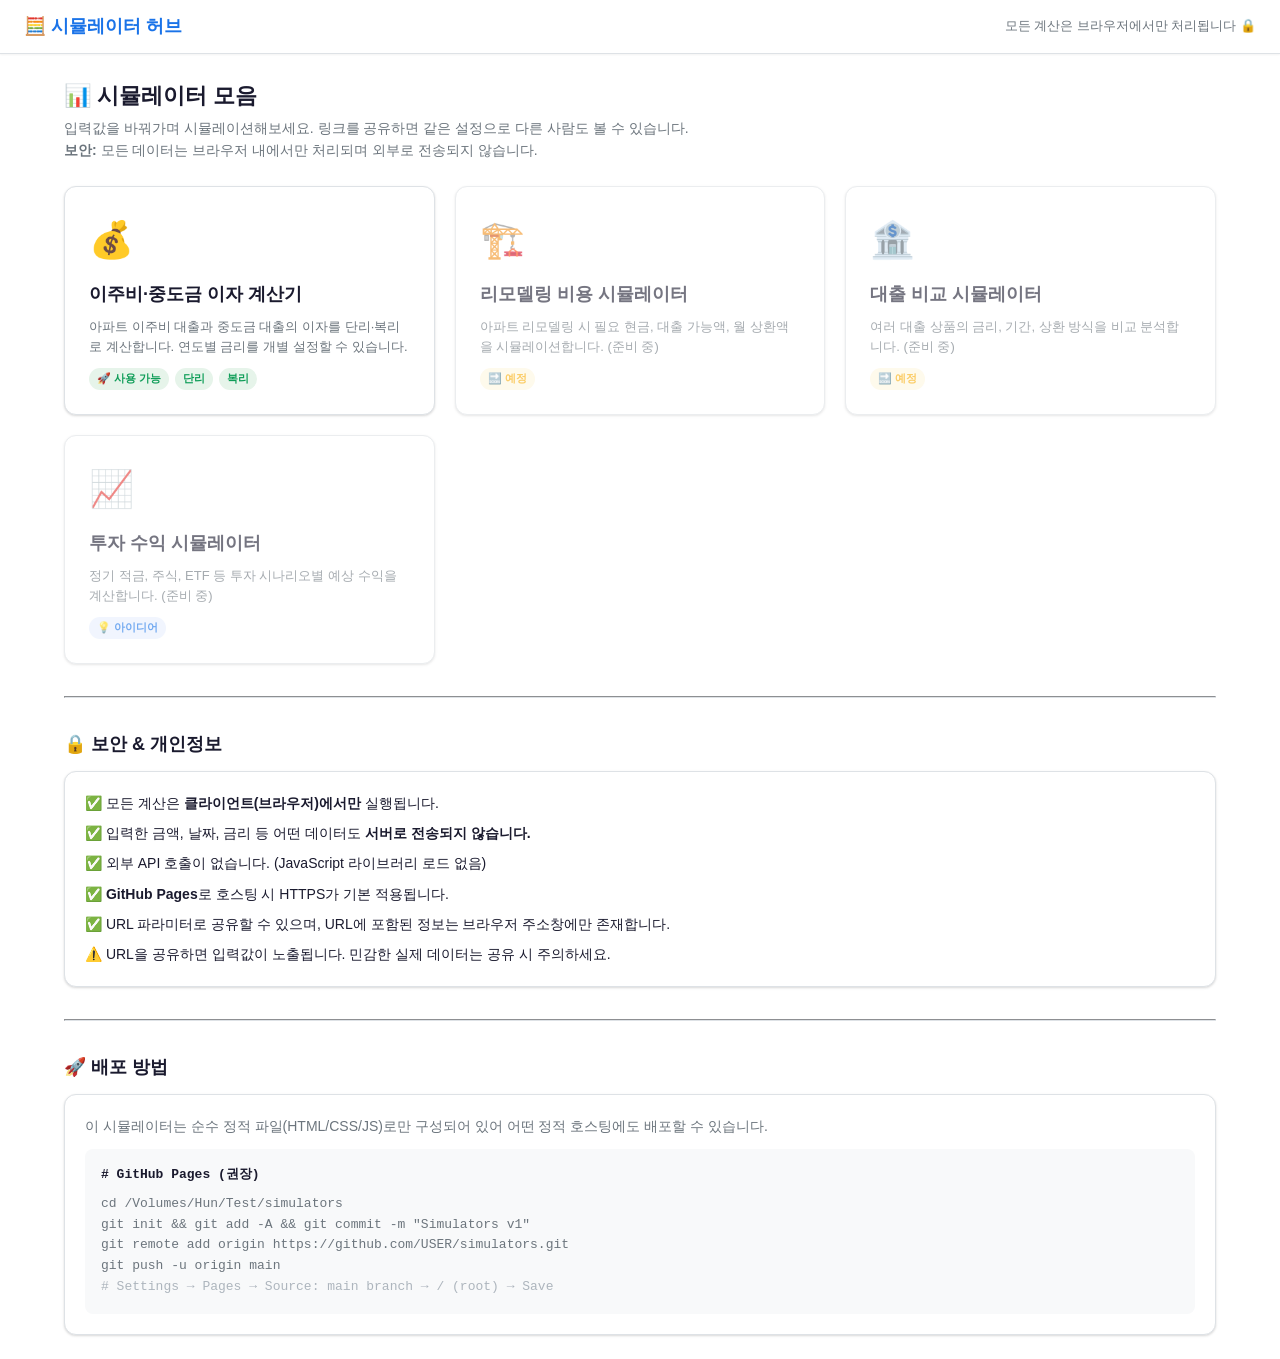
<file: index.html>
<!DOCTYPE html>
<html lang="ko">
<head>
<meta charset="UTF-8">
<meta name="viewport" content="width=device-width, initial-scale=1.0">
<title>시뮬레이터 허브</title>
<link rel="stylesheet" href="shared/styles.css">
<style>
  .hub-grid {
    display: grid;
    grid-template-columns: repeat(auto-fill, minmax(300px, 1fr));
    gap: 20px;
    margin-top: 24px;
  }
  .sim-card {
    background: var(--bg-card);
    border: 1px solid var(--border);
    border-radius: var(--radius-lg);
    padding: 24px;
    box-shadow: var(--shadow);
    transition: all var(--transition);
    cursor: pointer;
    text-decoration: none;
    color: var(--text);
    display: block;
  }
  .sim-card:hover {
    transform: translateY(-2px);
    box-shadow: var(--shadow-lg);
    border-color: var(--primary);
  }
  .sim-card .icon { font-size: 36px; margin-bottom: 12px; }
  .sim-card .title { font-size: 18px; font-weight: 700; margin-bottom: 8px; }
  .sim-card .desc { font-size: 13px; color: var(--text-secondary); line-height: 1.5; }
  .sim-card .tags { margin-top: 12px; display: flex; gap: 6px; flex-wrap: wrap; }
  .tag {
    display: inline-block; padding: 2px 8px; border-radius: 12px;
    font-size: 11px; font-weight: 600;
  }
  .tag-active { background: var(--success-light); color: var(--success); }
  .tag-planned { background: var(--warning-light); color: var(--warning); }
  .tag-idea { background: var(--primary-light); color: var(--primary); }
</style>
</head>
<body>

<header class="app-header">
  <span class="logo">🧮 시뮬레이터 허브</span>
  <nav>
    <span style="font-size:13px;color:var(--text-secondary);">모든 계산은 브라우저에서만 처리됩니다 🔒</span>
  </nav>
</header>

<div class="container">
  <h1 style="font-size:22px;margin-bottom:4px;">📊 시뮬레이터 모음</h1>
  <p style="color:var(--text-secondary);margin-bottom:24px;font-size:14px;">
    입력값을 바꿔가며 시뮬레이션해보세요. 링크를 공유하면 같은 설정으로 다른 사람도 볼 수 있습니다.<br>
    <strong>보안:</strong> 모든 데이터는 브라우저 내에서만 처리되며 외부로 전송되지 않습니다.
  </p>

  <div class="hub-grid">

    <!-- Active simulators -->
    <a href="interest-calculator/index.html" class="sim-card">
      <div class="icon">💰</div>
      <div class="title">이주비·중도금 이자 계산기</div>
      <div class="desc">아파트 이주비 대출과 중도금 대출의 이자를 단리·복리로 계산합니다. 연도별 금리를 개별 설정할 수 있습니다.</div>
      <div class="tags">
        <span class="tag tag-active">🚀 사용 가능</span>
        <span class="tag tag-active">단리</span>
        <span class="tag tag-active">복리</span>
      </div>
    </a>

    <!-- Planned simulators -->
    <div class="sim-card" style="opacity:0.6;cursor:default;">
      <div class="icon">🏗️</div>
      <div class="title">리모델링 비용 시뮬레이터</div>
      <div class="desc">아파트 리모델링 시 필요 현금, 대출 가능액, 월 상환액을 시뮬레이션합니다. (준비 중)</div>
      <div class="tags">
        <span class="tag tag-planned">🔜 예정</span>
      </div>
    </div>

    <div class="sim-card" style="opacity:0.6;cursor:default;">
      <div class="icon">🏦</div>
      <div class="title">대출 비교 시뮬레이터</div>
      <div class="desc">여러 대출 상품의 금리, 기간, 상환 방식을 비교 분석합니다. (준비 중)</div>
      <div class="tags">
        <span class="tag tag-planned">🔜 예정</span>
      </div>
    </div>

    <div class="sim-card" style="opacity:0.6;cursor:default;">
      <div class="icon">📈</div>
      <div class="title">투자 수익 시뮬레이터</div>
      <div class="desc">정기 적금, 주식, ETF 등 투자 시나리오별 예상 수익을 계산합니다. (준비 중)</div>
      <div class="tags">
        <span class="tag tag-idea">💡 아이디어</span>
      </div>
    </div>

  </div>

  <hr style="border-color:var(--border);margin:32px 0;">

  <h2 style="font-size:18px;margin-bottom:12px;">🔒 보안 & 개인정보</h2>
  <div class="card" style="padding:20px;">
    <ul style="list-style:none;display:flex;flex-direction:column;gap:8px;font-size:14px;">
      <li>✅ 모든 계산은 <strong>클라이언트(브라우저)에서만</strong> 실행됩니다.</li>
      <li>✅ 입력한 금액, 날짜, 금리 등 어떤 데이터도 <strong>서버로 전송되지 않습니다.</strong></li>
      <li>✅ 외부 API 호출이 없습니다. (JavaScript 라이브러리 로드 없음)</li>
      <li>✅ <strong>GitHub Pages</strong>로 호스팅 시 HTTPS가 기본 적용됩니다.</li>
      <li>✅ URL 파라미터로 공유할 수 있으며, URL에 포함된 정보는 브라우저 주소창에만 존재합니다.</li>
      <li>⚠️ URL을 공유하면 입력값이 노출됩니다. 민감한 실제 데이터는 공유 시 주의하세요.</li>
    </ul>
  </div>

  <hr style="border-color:var(--border);margin:32px 0;">

  <h2 style="font-size:18px;margin-bottom:12px;">🚀 배포 방법</h2>
  <div class="card" style="padding:20px;">
    <p style="font-size:14px;color:var(--text-secondary);margin-bottom:12px;">
      이 시뮬레이터는 순수 정적 파일(HTML/CSS/JS)로만 구성되어 있어 어떤 정적 호스팅에도 배포할 수 있습니다.
    </p>
    <div style="background:var(--bg-secondary);border-radius:var(--radius);padding:16px;font-family:var(--font-mono);font-size:13px;">
      <div style="margin-bottom:8px;font-weight:600;"># GitHub Pages (권장)</div>
      <div style="color:var(--text-secondary);">
        cd /Volumes/Hun/Test/simulators<br>
        git init && git add -A && git commit -m "Simulators v1"<br>
        git remote add origin https://github.com/USER/simulators.git<br>
        git push -u origin main<br>
        <span style="color:var(--text-muted);"># Settings → Pages → Source: main branch → / (root) → Save</span>
      </div>
    </div>
  </div>
</div>

</body>
</html>
</file>
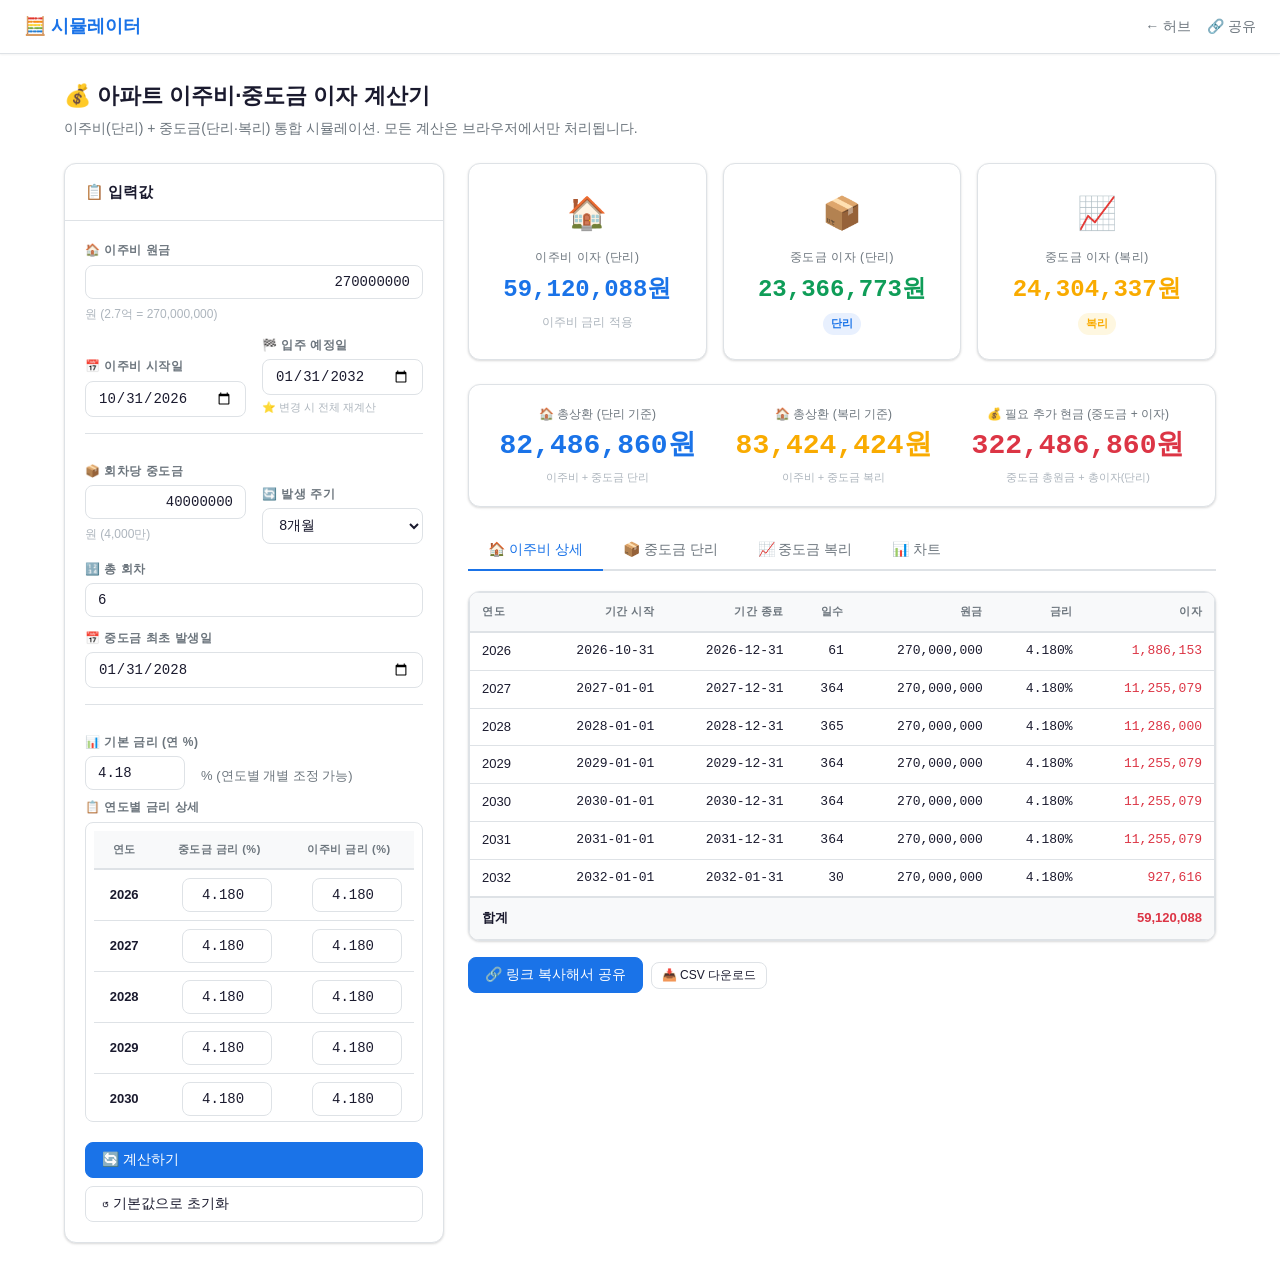
<file: interest-calculator/index.html>
<!DOCTYPE html>
<html lang="ko">
<head>
<meta charset="UTF-8">
<meta name="viewport" content="width=device-width, initial-scale=1.0">
<title>이자 계산기 — 아파트 이주비·중도금 시뮬레이터</title>
<link rel="stylesheet" href="../shared/styles.css">
<style>
  .split-panel { display: grid; grid-template-columns: 380px 1fr; gap: 24px; }
  @media (max-width: 900px) { .split-panel { grid-template-columns: 1fr; } }
  .rate-table input { width: 90px; text-align: right; }
  .jeongdo-schedule .done { color: var(--text-muted); text-decoration: line-through; }
  .summary-highlight { font-size: 28px; font-weight: 800; font-family: var(--font-mono); }
  .summary-card { text-align: center; padding: 24px; }
  .summary-card .icon { font-size: 32px; margin-bottom: 8px; }
  .tag {
    display: inline-block; padding: 2px 8px; border-radius: 12px;
    font-size: 11px; font-weight: 600;
  }
  .tag-simple { background: var(--primary-light); color: var(--primary); }
  .tag-compound { background: var(--warning-light); color: var(--warning); }
  .legend { display: flex; gap: 16px; font-size: 12px; color: var(--text-secondary); margin-bottom: 12px; }
  .legend span { display: flex; align-items: center; gap: 4px; }
  .legend .dot { width: 10px; height: 10px; border-radius: 50%; }
  .dot-loan { background: var(--primary); }
  .dot-simple { background: var(--success); }
  .dot-compound { background: var(--warning); }
  canvas { max-width: 100%; }
  .tab-content { display: none; }
  .tab-content.active { display: block; }
</style>
</head>
<body>

<!-- Header -->
<header class="app-header">
  <a href="../index.html" class="logo">🧮 시뮬레이터</a>
  <nav>
    <a href="../index.html">← 허브</a>
    <a href="#" onclick="SimEngine.copyShareURL(getParams())">🔗 공유</a>
  </nav>
</header>

<div class="container">
  <h1 style="font-size:22px;margin-bottom:4px;">💰 아파트 이주비·중도금 이자 계산기</h1>
  <p style="color:var(--text-secondary);margin-bottom:24px;font-size:14px;">
    이주비(단리) + 중도금(단리·복리) 통합 시뮬레이션. 모든 계산은 브라우저에서만 처리됩니다.
  </p>

<div class="split-panel">
  <!-- LEFT: 입력 패널 -->
  <div>
  <div class="card">
    <div class="card-header">📋 입력값</div>
    <div class="card-body">

      <!-- 이주비 -->
      <div class="form-group" style="margin-bottom:12px;">
        <label>🏠 이주비 원금</label>
        <input type="text" id="loanPrincipal" class="input-won" value="270000000" onchange="recalc()" placeholder="예: 270000000">
        <span class="input-unit">원 (2.7억 = 270,000,000)</span>
      </div>

      <div class="form-row" style="margin-bottom:12px;">
        <div class="form-group">
          <label>📅 이주비 시작일</label>
          <input type="date" id="loanStartDate" value="2026-10-31" onchange="buildRateTable(); recalc()">
        </div>
        <div class="form-group">
          <label>🏁 입주 예정일</label>
          <input type="date" id="moveInDate" value="2032-01-31" onchange="buildRateTable(); recalc()">
          <span class="hint">⭐ 변경 시 전체 재계산</span>
        </div>
      </div>

      <!-- 중도금 -->
      <div style="border-top:1px solid var(--border);margin:16px 0;padding-top:12px;"></div>

      <div class="form-row" style="margin-bottom:12px;">
        <div class="form-group">
          <label>📦 회차당 중도금</label>
          <input type="text" id="jeongdoAmount" class="input-won" value="40000000" onchange="recalc()" placeholder="예: 40000000">
          <span class="input-unit">원 (4,000만)</span>
        </div>
        <div class="form-group">
          <label>🔄 발생 주기</label>
          <select id="jeongdoInterval" onchange="recalc()">
            <option value="6">6개월</option>
            <option value="8" selected>8개월</option>
            <option value="12">12개월</option>
          </select>
        </div>
        <div class="form-group">
          <label>🔢 총 회차</label>
          <input type="number" id="jeongdoCount" value="6" min="1" max="20" onchange="recalc()">
        </div>
      </div>

      <div class="form-group" style="margin-bottom:16px;">
        <label>📅 중도금 최초 발생일</label>
        <input type="date" id="jeongdoStartDate" value="2028-01-31" onchange="recalc()">
      </div>

      <!-- 금리 -->
      <div style="border-top:1px solid var(--border);margin:16px 0;padding-top:12px;"></div>
      <div class="form-group" style="margin-bottom:8px;">
        <label>📊 기본 금리 (연 %)</label>
        <div class="form-row">
          <input type="number" id="defaultRate" value="4.18" step="0.01" min="0" max="30" style="width:100px;" onchange="recalc()">
          <span style="line-height:2.2;font-size:13px;color:var(--text-secondary);">% (연도별 개별 조정 가능)</span>
        </div>
      </div>

      <div class="form-group" style="margin-bottom:8px;">
        <label>📋 연도별 금리 상세</label>
        <div id="rateTableContainer" class="rate-table" style="max-height:300px;overflow-y:auto;border:1px solid var(--border);border-radius:var(--radius);padding:8px;"></div>
      </div>

      <button class="btn btn-primary" style="width:100%;margin-top:12px;" onclick="recalc()">
        🔄 계산하기
      </button>
      <button class="btn" style="width:100%;margin-top:8px;" onclick="resetAll()">
        ↺ 기본값으로 초기화
      </button>
    </div>
  </div>
  </div>

  <!-- RIGHT: 결과 -->
  <div>
    <!-- Summary Cards -->
    <div class="stats-grid" style="grid-template-columns:repeat(3,1fr);">
      <div class="stat-card accent-primary summary-card">
        <div class="icon">🏠</div>
        <div class="stat-label">이주비 이자 (단리)</div>
        <div class="stat-value" id="sumLoan">—</div>
        <div class="stat-sub">이주비 금리 적용</div>
      </div>
      <div class="stat-card accent-success summary-card">
        <div class="icon">📦</div>
        <div class="stat-label">중도금 이자 (단리)</div>
        <div class="stat-value" id="sumSimple">—</div>
        <div class="stat-sub"><span class="tag tag-simple">단리</span></div>
      </div>
      <div class="stat-card accent-warning summary-card">
        <div class="icon">📈</div>
        <div class="stat-label">중도금 이자 (복리)</div>
        <div class="stat-value" id="sumCompound">—</div>
        <div class="stat-sub"><span class="tag tag-compound">복리</span></div>
      </div>
    </div>

    <!-- Grand Total -->
    <div class="card" style="margin-bottom:24px;text-align:center;padding:20px;">
      <div style="display:flex;justify-content:center;gap:40px;flex-wrap:wrap;">
        <div>
          <div style="font-size:12px;color:var(--text-secondary);">🏠 총상환 (단리 기준)</div>
          <div class="summary-highlight" id="grandSimple" style="color:var(--primary);">—</div>
          <div style="font-size:11px;color:var(--text-muted);">이주비 + 중도금 단리</div>
        </div>
        <div>
          <div style="font-size:12px;color:var(--text-secondary);">🏠 총상환 (복리 기준)</div>
          <div class="summary-highlight" id="grandCompound" style="color:var(--warning);">—</div>
          <div style="font-size:11px;color:var(--text-muted);">이주비 + 중도금 복리</div>
        </div>
        <div>
          <div style="font-size:12px;color:var(--text-secondary);">💰 필요 추가 현금 (중도금 + 이자)</div>
          <div class="summary-highlight" id="extraCash" style="color:var(--danger);">—</div>
          <div style="font-size:11px;color:var(--text-muted);">중도금 총원금 + 총이자(단리)</div>
        </div>
      </div>
    </div>

    <!-- Tabs -->
    <div class="tabs">
      <button class="tab active" onclick="switchTab('loan')">🏠 이주비 상세</button>
      <button class="tab" onclick="switchTab('jeongdo-simple')">📦 중도금 단리</button>
      <button class="tab" onclick="switchTab('jeongdo-compound')">📈 중도금 복리</button>
      <button class="tab" onclick="switchTab('chart')">📊 차트</button>
    </div>

    <!-- Tab: Loan Detail -->
    <div id="tab-loan" class="tab-content active">
      <div class="card">
        <div class="table-container" id="loanTableContainer"></div>
      </div>
    </div>

    <!-- Tab: Jeongdo Simple -->
    <div id="tab-jeongdo-simple" class="tab-content">
      <div class="card">
        <div class="table-container" id="simpleTableContainer"></div>
      </div>
    </div>

    <!-- Tab: Jeongdo Compound -->
    <div id="tab-jeongdo-compound" class="tab-content">
      <div class="card">
        <div class="legend">
          <span><span class="dot dot-compound"></span> 노란색 배경 = 원리금 (Balance)</span>
          <span>각 회차별 2행: 일수 / 원리금 / 이자</span>
        </div>
        <div class="table-container" id="compoundTableContainer"></div>
      </div>
    </div>

    <!-- Tab: Chart -->
    <div id="tab-chart" class="tab-content">
      <div class="card">
        <div class="card-body">
          <canvas id="interestChart" height="350"></canvas>
        </div>
      </div>
    </div>

    <!-- Share bar -->
    <div class="actions-bar">
      <button class="btn btn-primary" onclick="SimEngine.copyShareURL(getParams())">🔗 링크 복사해서 공유</button>
      <button class="btn btn-sm" onclick="downloadCSV()">📥 CSV 다운로드</button>
    </div>
  </div>
</div>
</div>

<script src="../shared/simulator-engine.js"></script>
<script>
// ==================== STATE ====================
let loanRates = {};   // 연도별 이주비 금리
let jeongdoRates = {}; // 연도별 중도금 금리

// ==================== GET PARAMS ====================
function getParams() {
  return {
    loan: parseInt(document.getElementById('loanPrincipal').value.replace(/,/g,'')) || 0,
    loanDate: document.getElementById('loanStartDate').value,
    moveIn: document.getElementById('moveInDate').value,
    jdAmount: parseInt(document.getElementById('jeongdoAmount').value.replace(/,/g,'')) || 0,
    jdInterval: parseInt(document.getElementById('jeongdoInterval').value),
    jdCount: parseInt(document.getElementById('jeongdoCount').value),
    jdDate: document.getElementById('jeongdoStartDate').value,
    rate: parseFloat(document.getElementById('defaultRate').value)
  };
}

// ==================== CALCULATE JEONGDO DATES ====================
function addEndOfMonth(date, months) {
  const d = new Date(date);
  d.setDate(1);                         // 1일로 이동
  d.setMonth(d.getMonth() + months);    // 목표 월의 1일
  d.setMonth(d.getMonth() + 1);         // 다음 달 1일
  d.setDate(0);                         // 목표 월의 마지막 날
  return d;
}

function getJeongdoDates() {
  const start = SimEngine.parseDate(document.getElementById('jeongdoStartDate').value);
  const interval = parseInt(document.getElementById('jeongdoInterval').value);
  const count = parseInt(document.getElementById('jeongdoCount').value);
  const dates = [];
  let d = new Date(start);
  for (let i = 0; i < count; i++) {
    dates.push(new Date(d));
    d = addEndOfMonth(d, interval);
  }
  return dates;
}

function getYearEnd(y) { return new Date(y, 11, 31); }
function getYearStart(y) { return new Date(y, 0, 1); }
function clampDate(d, lo, hi) {
  let x = new Date(Math.max(d.getTime(), lo.getTime()));
  x = new Date(Math.min(x.getTime(), hi.getTime()));
  return x;
}

// ==================== YEAR RANGE HELPER ====================
function getYearRange() {
  const loanStart = SimEngine.parseDate(document.getElementById('loanStartDate').value);
  const moveIn = SimEngine.parseDate(document.getElementById('moveInDate').value);
  return {
    start: loanStart.getFullYear(),
    end: moveIn.getFullYear()
  };
}

// ==================== BUILD RATE TABLE UI ====================
function buildRateTable() {
  const range = getYearRange();
  const startY = range.start;
  const endY = range.end;
  const defRate = parseFloat(document.getElementById('defaultRate').value) || 4.18;
  const container = document.getElementById('rateTableContainer');

  let html = '<table style="font-size:11px;"><thead><tr>';
  html += '<th style="text-align:center;">연도</th>';
  html += '<th style="text-align:center;">중도금 금리 (%)</th>';
  html += '<th style="text-align:center;">이주비 금리 (%)</th>';
  html += '</tr></thead><tbody>';

  for (let y = startY; y <= endY; y++) {
    const jr = jeongdoRates[y] != null ? jeongdoRates[y] : defRate / 100;
    const lr = loanRates[y] != null ? loanRates[y] : defRate / 100;
    html += '<tr>';
    html += `<td style="text-align:center;font-weight:600;">${y}</td>`;
    html += `<td><input type="number" id="jr_${y}" value="${(jr*100).toFixed(3)}" step="0.001" min="0" max="30" onchange="onRateChange()"></td>`;
    html += `<td><input type="number" id="lr_${y}" value="${(lr*100).toFixed(3)}" step="0.001" min="0" max="30" onchange="onRateChange()"></td>`;
    html += '</tr>';
  }
  html += '</tbody></table>';
  container.innerHTML = html;
}

function onRateChange() {
  const range = getYearRange();
  for (let y = range.start; y <= range.end; y++) {
    const jrEl = document.getElementById(`jr_${y}`);
    const lrEl = document.getElementById(`lr_${y}`);
    if (jrEl) jeongdoRates[y] = parseFloat(jrEl.value) / 100;
    if (lrEl) loanRates[y] = parseFloat(lrEl.value) / 100;
  }
  recalc();
}

function getLoanRate(y) {
  if (loanRates[y] != null) return loanRates[y];
  const def = parseFloat(document.getElementById('defaultRate').value) / 100;
  return def;
}

function getJeongdoRate(y) {
  if (jeongdoRates[y] != null) return jeongdoRates[y];
  const def = parseFloat(document.getElementById('defaultRate').value) / 100;
  return def;
}

// ==================== RECALCULATE ====================
function recalc() {
  // Read inputs
  const loanPrincipal = parseInt(document.getElementById('loanPrincipal').value.replace(/,/g,'')) || 0;
  const loanStart = SimEngine.parseDate(document.getElementById('loanStartDate').value);
  const moveIn = SimEngine.parseDate(document.getElementById('moveInDate').value);
  const jdAmount = parseInt(document.getElementById('jeongdoAmount').value.replace(/,/g,'')) || 0;
  const jdDates = getJeongdoDates();
  const range = getYearRange();
  const startY = range.start;
  const endY = range.end;

  // --- 이주비 단리 ---
  let loanInterest = 0;
  const loanRows = [];
  for (let y = startY; y <= endY; y++) {
    const ys = getYearStart(y);
    const ye = getYearEnd(y);
    const periodStart = clampDate(loanStart, ys, moveIn);
    const periodEnd = clampDate(moveIn, ys, ye);
    if (periodStart >= periodEnd) continue;

    const days = SimEngine.daysBetween(periodStart, periodEnd);
    if (days <= 0) continue;

    const rate = getLoanRate(y);
    const interest = SimEngine.simpleInterest(loanPrincipal, rate, periodStart, periodEnd);
    loanInterest += interest;
    loanRows.push({ year: y, start: periodStart, end: periodEnd, days, principal: loanPrincipal, rate, interest });
  }

  // --- 중도금 단리 ---
  const simpleRows = [];  // per jeongdo, per year
  const jdSimpleTotals = [];
  let totalSimple = 0;
  for (let ji = 0; ji < jdDates.length; ji++) {
    const jd = jdDates[ji];
    let instTotal = 0;
    const yearRows = [];
    for (let y = startY; y <= endY; y++) {
      const ys = getYearStart(y);
      const ye = getYearEnd(y);
      const periodStart = clampDate(jd, ys, moveIn);
      const periodEnd = clampDate(moveIn, ys, ye);
      if (periodStart >= periodEnd) continue;

      const days = SimEngine.daysBetween(periodStart, periodEnd);
      if (days <= 0) continue;

      const rate = getJeongdoRate(y);
      const interest = SimEngine.simpleInterest(jdAmount, rate, periodStart, periodEnd);
      instTotal += interest;
      yearRows.push({ year: y, days, rate, interest });
    }
    totalSimple += instTotal;
    simpleRows.push({ index: ji+1, date: jd, yearRows, total: instTotal });
    jdSimpleTotals.push(instTotal);
  }

  // --- 중도금 복리 ---
  const compoundRows = [];
  let totalCompound = 0;
  for (let ji = 0; ji < jdDates.length; ji++) {
    const jd = jdDates[ji];
    let balance = jdAmount;
    let instTotal = 0;
    const yearRows = [];
    for (let y = startY; y <= endY; y++) {
      const ys = getYearStart(y);
      const ye = getYearEnd(y);
      const periodStart = clampDate(jd, ys, moveIn);
      const periodEnd = clampDate(moveIn, ys, ye);
      if (periodStart >= periodEnd) continue;

      const days = SimEngine.daysBetween(periodStart, periodEnd);
      if (days <= 0) continue;

      const rate = getJeongdoRate(y);
      const prevBalance = balance;
      balance = prevBalance * Math.pow(1 + rate, days / 365);
      const interest = balance - prevBalance;
      instTotal += interest;
      yearRows.push({ year: y, days, rate, balance, interest, prevBalance });
    }
    totalCompound += instTotal;
    compoundRows.push({ index: ji+1, date: jd, yearRows, total: instTotal, finalBalance: balance });
  }

  // ==================== RENDER ====================
  // Summary
  document.getElementById('sumLoan').textContent = SimEngine.formatWon(loanInterest) + '원';
  document.getElementById('sumSimple').textContent = SimEngine.formatWon(totalSimple) + '원';
  document.getElementById('sumCompound').textContent = SimEngine.formatWon(totalCompound) + '원';
  document.getElementById('grandSimple').textContent = SimEngine.formatWon(loanInterest + totalSimple) + '원';
  document.getElementById('grandCompound').textContent = SimEngine.formatWon(loanInterest + totalCompound) + '원';

  // Extra cash needed = jeongdo principal + total interest
  const jeongdoTotalPrincipal = jdAmount * jdDates.length;
  const extraCash = jeongdoTotalPrincipal + loanInterest + totalSimple;
  document.getElementById('extraCash').textContent = SimEngine.formatWon(extraCash) + '원';

  // Loan table
  let lh = '<table><thead><tr><th>연도</th><th>기간 시작</th><th>기간 종료</th><th>일수</th><th>원금</th><th>금리</th><th>이자</th></tr></thead><tbody>';
  for (const r of loanRows) {
    lh += `<tr>
      <td>${r.year}</td><td>${SimEngine.formatDate(r.start)}</td><td>${SimEngine.formatDate(r.end)}</td>
      <td>${r.days}</td><td>${SimEngine.formatWon(r.principal)}</td>
      <td>${SimEngine.formatPct(r.rate)}</td><td style="color:var(--danger);">${SimEngine.formatWon(r.interest)}</td>
    </tr>`;
  }
  lh += '</tbody><tfoot><tr><td colspan="6">합계</td><td style="color:var(--danger);">' + SimEngine.formatWon(loanInterest) + '</td></tr></tfoot></table>';
  document.getElementById('loanTableContainer').innerHTML = lh;

  // Simple table: one row per jeongdo, one column per year
  const years = [];
  for (let y = startY; y <= endY; y++) years.push(y);

  let sh = '<table><thead><tr><th>회차</th><th>발생일</th><th>누적이자</th>';
  for (const y of years) sh += `<th>${y}년</th>`;
  sh += '</tr></thead><tbody>';

  for (const sr of simpleRows) {
    sh += `<tr><td style="font-weight:600;">${sr.index}회차</td><td>${SimEngine.formatDate(sr.date)}</td>`;
    sh += `<td style="color:var(--danger);">${SimEngine.formatWon(sr.total)}</td>`;
    for (const y of years) {
      const yr = sr.yearRows.find(r => r.year === y);
      sh += `<td>${yr ? SimEngine.formatWon(yr.interest) : '—'}</td>`;
    }
    sh += '</tr>';
  }
  // Sum row
  sh += '<tfoot><tr><td colspan="2">연도별 합계</td><td style="color:var(--danger);">' + SimEngine.formatWon(totalSimple) + '</td>';
  for (const y of years) {
    let sum = 0;
    for (const sr of simpleRows) {
      const yr = sr.yearRows.find(r => r.year === y);
      if (yr) sum += yr.interest;
    }
    sh += `<td>${SimEngine.formatWon(sum)}</td>`;
  }
  sh += '</tr></tfoot></table>';
  document.getElementById('simpleTableContainer').innerHTML = sh;

  // Compound table: 3 rows per jeongdo (일수 / 원리금 / 이자)
  let ch = '<table><thead><tr><th>회차</th><th>발생일</th><th>구분</th><th>누적이자</th>';
  for (const y of years) ch += `<th>${y}년</th>`;
  ch += '</tr></thead><tbody>';

  for (const cr of compoundRows) {
    // Days row
    ch += `<tr><td rowspan="3" style="font-weight:600;vertical-align:middle;">${cr.index}회차</td>`;
    ch += `<td rowspan="3" style="vertical-align:middle;">${SimEngine.formatDate(cr.date)}</td>`;
    ch += `<td style="font-size:10px;color:var(--text-muted);">일수</td>`;
    ch += `<td rowspan="3" style="color:var(--danger);vertical-align:middle;">${SimEngine.formatWon(cr.total)}</td>`;
    for (const y of years) {
      const yr = cr.yearRows.find(r => r.year === y);
      ch += `<td style="background:var(--bg-secondary);font-size:11px;">${yr ? yr.days : '—'}</td>`;
    }
    ch += '</tr>';

    // Balance row
    ch += '<tr>';
    ch += '<td style="font-size:10px;color:var(--text-muted);">원리금</td>';
    for (const y of years) {
      const yr = cr.yearRows.find(r => r.year === y);
      ch += `<td style="background:#fff3cd;">${yr ? SimEngine.formatWon(yr.balance) : '—'}</td>`;
    }
    ch += '</tr>';

    // Interest row
    ch += '<tr>';
    ch += '<td style="font-size:10px;color:var(--text-muted);">이자</td>';
    for (const y of years) {
      const yr = cr.yearRows.find(r => r.year === y);
      ch += `<td>${yr ? SimEngine.formatWon(yr.interest) : '—'}</td>`;
    }
    ch += '</tr>';
  }
  ch += '</tbody></table>';
  document.getElementById('compoundTableContainer').innerHTML = ch;

  // Chart
  drawChart(years, jdSimpleTotals, compoundRows, loanRows);

  // Save to URL
  SimEngine.saveToURL(getParams());
}

// ==================== CHART ====================
function drawChart(years, jdSimpleTotals, compoundRows, loanRows) {
  const canvas = document.getElementById('interestChart');
  if (!canvas) return;
  const ctx = canvas.getContext('2d');
  const W = canvas.parentElement.clientWidth - 40;
  const H = 350;
  canvas.width = W;
  canvas.height = H;

  const pad = { top: 20, right: 20, bottom: 60, left: 80 };
  const pw = W - pad.left - pad.right;
  const ph = H - pad.top - pad.bottom;

  // Aggregate by year
  const yearData = {};
  for (const y of years) yearData[y] = { loan: 0, simple: 0, compound: 0 };

  for (const r of loanRows) yearData[r.year].loan += r.interest;
  for (const cr of compoundRows) {
    for (const yr of cr.yearRows) yearData[yr.year].compound += yr.interest;
  }
  // Simple per year
  for (const y of years) {
    for (const cr of compoundRows) {
      const yr = cr.yearRows.find(r => r.year === y);
      // We need simple interest per year - recalc
    }
  }
  // Use simpleRows aggregated
  const allSimpleRows = [];
  for (const y of years) {
    let sum = 0;
    const jdDates = getJeongdoDates();
    const moveIn = SimEngine.parseDate(document.getElementById('moveInDate').value);
    const jdAmount = parseInt(document.getElementById('jeongdoAmount').value.replace(/,/g,'')) || 0;
    for (const jd of jdDates) {
      const ys = getYearStart(y);
      const ye = getYearEnd(y);
      const ps = clampDate(jd, ys, moveIn);
      const pe = clampDate(moveIn, ys, ye);
      if (ps < pe) {
        const rate = getJeongdoRate(y);
        sum += SimEngine.simpleInterest(jdAmount, rate, ps, pe);
      }
    }
    yearData[y].simple = sum;
  }

  const activeYears = years.filter(y => {
    const d = yearData[y];
    return (d.loan + d.simple + d.compound) > 0;
  });

  if (activeYears.length === 0) { ctx.clearRect(0, 0, W, H); return; }

  let maxVal = 0;
  for (const y of activeYears) {
    const d = yearData[y];
    maxVal = Math.max(maxVal, d.loan + d.simple + d.compound);
  }
  maxVal *= 1.15;

  // Background
  ctx.fillStyle = getComputedStyle(document.body).getPropertyValue('--bg-card').trim();
  ctx.fillRect(0, 0, W, H);

  const barGap = Math.max(4, Math.min(20, pw / activeYears.length * 0.25));
  const barW = (pw - barGap * (activeYears.length - 1)) / activeYears.length;

  // Grid
  ctx.strokeStyle = getComputedStyle(document.body).getPropertyValue('--border').trim();
  ctx.lineWidth = 1;
  for (let i = 0; i <= 5; i++) {
    const v = maxVal * i / 5;
    const y = pad.top + ph - (v / maxVal * ph);
    ctx.beginPath();
    ctx.moveTo(pad.left, y);
    ctx.lineTo(W - pad.right, y);
    ctx.stroke();
    ctx.fillStyle = getComputedStyle(document.body).getPropertyValue('--text-secondary').trim();
    ctx.font = '11px ' + getComputedStyle(document.body).fontFamily;
    ctx.textAlign = 'right';
    ctx.fillText(SimEngine.formatWon(v), pad.left - 8, y + 4);
  }

  // Bars
  const colors = {
    loan: getComputedStyle(document.body).getPropertyValue('--primary').trim(),
    simple: getComputedStyle(document.body).getPropertyValue('--success').trim(),
    compound: getComputedStyle(document.body).getPropertyValue('--warning').trim()
  };

  for (let i = 0; i < activeYears.length; i++) {
    const y = activeYears[i];
    const d = yearData[y];
    const x = pad.left + i * (barW + barGap);
    let baseY = pad.top + ph;

    // Stacked: loan → simple → compound
    const segments = [
      { val: d.loan, color: colors.loan },
      { val: d.simple, color: colors.simple },
      { val: d.compound, color: colors.compound }
    ];

    for (const seg of segments) {
      if (seg.val <= 0) continue;
      const h = (seg.val / maxVal) * ph;
      ctx.fillStyle = seg.color;
      ctx.fillRect(x, baseY - h, barW, h);
      baseY -= h;
    }

    // Year label
    ctx.fillStyle = getComputedStyle(document.body).getPropertyValue('--text-secondary').trim();
    ctx.font = '11px ' + getComputedStyle(document.body).fontFamily;
    ctx.textAlign = 'center';
    ctx.fillText(y, x + barW / 2, pad.top + ph + 20);
  }

  // Legend
  const legendY = pad.top + ph + 45;
  const legendItems = [
    { label: '이주비', color: colors.loan },
    { label: '중도금 단리', color: colors.simple },
    { label: '중도금 복리', color: colors.compound }
  ];
  let lx = pad.left;
  for (const li of legendItems) {
    ctx.fillStyle = li.color;
    ctx.fillRect(lx, legendY, 12, 12);
    ctx.fillStyle = getComputedStyle(document.body).getPropertyValue('--text').trim();
    ctx.font = '12px ' + getComputedStyle(document.body).fontFamily;
    ctx.textAlign = 'left';
    ctx.fillText(li.label, lx + 16, legendY + 11);
    lx += ctx.measureText(li.label).width + 36;
  }
}

// ==================== TAB SWITCH ====================
function switchTab(name) {
  document.querySelectorAll('.tab').forEach(t => t.classList.remove('active'));
  document.querySelectorAll('.tab-content').forEach(t => t.classList.remove('active'));
  document.getElementById('tab-' + name).classList.add('active');
  // Find button and activate
  const tabs = document.querySelectorAll('.tab');
  const map = { 'loan': 0, 'jeongdo-simple': 1, 'jeongdo-compound': 2, 'chart': 3 };
  if (map[name] != null) tabs[map[name]].classList.add('active');

  if (name === 'chart') setTimeout(() => recalc(), 100);
}

// ==================== RESET ====================
function resetAll() {
  document.getElementById('loanPrincipal').value = '270000000';
  document.getElementById('loanStartDate').value = '2026-10-31';
  document.getElementById('moveInDate').value = '2032-01-31';
  document.getElementById('jeongdoAmount').value = '40000000';
  document.getElementById('jeongdoInterval').value = '8';
  document.getElementById('jeongdoCount').value = '6';
  document.getElementById('jeongdoStartDate').value = '2028-01-31';
  document.getElementById('defaultRate').value = '4.18';
  loanRates = {};
  jeongdoRates = {};
  buildRateTable();
  recalc();
  SimEngine.showToast('↺ 기본값으로 초기화되었습니다');
}

// ==================== CSV DOWNLOAD ====================
function downloadCSV() {
  const rows = [['Category','Year','Days','Principal','Rate','Interest']];
  const loanPrincipal = parseInt(document.getElementById('loanPrincipal').value.replace(/,/g,'')) || 0;
  const loanStart = SimEngine.parseDate(document.getElementById('loanStartDate').value);
  const moveIn = SimEngine.parseDate(document.getElementById('moveInDate').value);
  const range = getYearRange();
  const startY = range.start; const endY = range.end;

  for (let y = startY; y <= endY; y++) {
    const ys = getYearStart(y); const ye = getYearEnd(y);
    const ps = clampDate(loanStart, ys, moveIn);
    const pe = clampDate(moveIn, ys, ye);
    if (ps >= pe) continue;
    const days = SimEngine.daysBetween(ps, pe);
    if (days <= 0) continue;
    const rate = getLoanRate(y);
    const interest = SimEngine.simpleInterest(loanPrincipal, rate, ps, pe);
    rows.push(['이주비', y, days, loanPrincipal, SimEngine.formatPct(rate, 5), Math.round(interest)]);
  }

  const jdDates = getJeongdoDates();
  const jdAmount = parseInt(document.getElementById('jeongdoAmount').value.replace(/,/g,'')) || 0;
  for (let ji = 0; ji < jdDates.length; ji++) {
    const jd = jdDates[ji];
    for (let y = startY; y <= endY; y++) {
      const ys = getYearStart(y); const ye = getYearEnd(y);
      const ps = clampDate(jd, ys, moveIn);
      const pe = clampDate(moveIn, ys, ye);
      if (ps >= pe) continue;
      const days = SimEngine.daysBetween(ps, pe);
      if (days <= 0) continue;
      const rate = getJeongdoRate(y);
      const interest = SimEngine.simpleInterest(jdAmount, rate, ps, pe);
      rows.push([`중도금_${ji+1}회차_단리`, y, days, jdAmount, SimEngine.formatPct(rate, 5), Math.round(interest)]);
    }
  }

  const csv = rows.map(r => r.join(',')).join('\n');
  const blob = new Blob(['\uFEFF' + csv], {type: 'text/csv;charset=utf-8;'});
  const url = URL.createObjectURL(blob);
  const a = document.createElement('a');
  a.href = url; a.download = 'interest_calculator.csv';
  a.click();
  URL.revokeObjectURL(url);
  SimEngine.showToast('📥 CSV 다운로드 완료');
}

// ==================== INIT ====================
function init() {
  // Load from URL params if present
  const params = SimEngine.loadFromURL();
  if (params.loan) document.getElementById('loanPrincipal').value = params.loan;
  if (params.loanDate) document.getElementById('loanStartDate').value = params.loanDate;
  if (params.moveIn) document.getElementById('moveInDate').value = params.moveIn;
  if (params.jdAmount) document.getElementById('jeongdoAmount').value = params.jdAmount;
  if (params.jdInterval) document.getElementById('jeongdoInterval').value = params.jdInterval;
  if (params.jdCount) document.getElementById('jeongdoCount').value = params.jdCount;
  if (params.jdDate) document.getElementById('jeongdoStartDate').value = params.jdDate;
  if (params.rate) document.getElementById('defaultRate').value = params.rate;

  buildRateTable();
  recalc();
}

window.addEventListener('DOMContentLoaded', init);
window.addEventListener('resize', () => {
  if (document.getElementById('tab-chart').classList.contains('active')) {
    drawChart();
  }
});
</script>
</body>
</html>
</file>
<file: shared/styles.css>
/* ===== Simulator Shared Styles ===== */
:root {
  --bg: #ffffff;
  --bg-secondary: #f8f9fa;
  --bg-card: #ffffff;
  --text: #1a1a2e;
  --text-secondary: #6c757d;
  --text-muted: #adb5bd;
  --border: #dee2e6;
  --primary: #1a73e8;
  --primary-hover: #1557b0;
  --primary-light: #e8f0fe;
  --danger: #dc3545;
  --danger-light: #fce8e6;
  --success: #0f9d58;
  --success-light: #e6f4ea;
  --warning: #f9ab00;
  --warning-light: #fef7e0;
  --shadow-sm: 0 1px 2px rgba(0,0,0,0.05);
  --shadow: 0 1px 3px rgba(0,0,0,0.1), 0 1px 2px rgba(0,0,0,0.06);
  --shadow-lg: 0 4px 6px rgba(0,0,0,0.07), 0 2px 4px rgba(0,0,0,0.06);
  --radius: 8px;
  --radius-lg: 12px;
  --font: -apple-system, BlinkMacSystemFont, 'Segoe UI', Roboto, 'Helvetica Neue', Arial, sans-serif;
  --font-mono: 'SF Mono', 'Fira Code', 'Fira Mono', 'Roboto Mono', monospace;
  --transition: 0.2s ease;
}

@media (prefers-color-scheme: dark) {
  :root {
    --bg: #0d1117;
    --bg-secondary: #161b22;
    --bg-card: #1c2333;
    --text: #e6edf3;
    --text-secondary: #8b949e;
    --text-muted: #484f58;
    --border: #30363d;
    --primary: #58a6ff;
    --primary-hover: #79c0ff;
    --primary-light: #1a2a3a;
    --danger: #f85149;
    --danger-light: #2a1a1a;
    --success: #3fb950;
    --success-light: #1a2a1a;
    --warning: #d2991d;
    --warning-light: #2a2a1a;
    --shadow-sm: 0 1px 2px rgba(0,0,0,0.3);
    --shadow: 0 1px 3px rgba(0,0,0,0.4);
    --shadow-lg: 0 4px 6px rgba(0,0,0,0.5);
  }
}

* { box-sizing: border-box; margin: 0; padding: 0; }

body {
  font-family: var(--font);
  background: var(--bg);
  color: var(--text);
  line-height: 1.6;
  min-height: 100vh;
}

/* ===== Layout ===== */
.app-header {
  background: var(--bg-card);
  border-bottom: 1px solid var(--border);
  padding: 12px 24px;
  display: flex;
  align-items: center;
  justify-content: space-between;
  box-shadow: var(--shadow-sm);
  position: sticky;
  top: 0;
  z-index: 100;
}

.app-header .logo {
  font-size: 18px;
  font-weight: 700;
  color: var(--primary);
  text-decoration: none;
  display: flex;
  align-items: center;
  gap: 8px;
}

.app-header nav { display: flex; gap: 16px; align-items: center; }
.app-header nav a {
  color: var(--text-secondary);
  text-decoration: none;
  font-size: 14px;
  transition: color var(--transition);
}
.app-header nav a:hover { color: var(--primary); }

.container {
  max-width: 1200px;
  margin: 0 auto;
  padding: 24px;
}

/* ===== Cards ===== */
.card {
  background: var(--bg-card);
  border: 1px solid var(--border);
  border-radius: var(--radius-lg);
  box-shadow: var(--shadow);
  overflow: hidden;
}

.card-header {
  padding: 16px 20px;
  border-bottom: 1px solid var(--border);
  font-weight: 600;
  font-size: 15px;
  display: flex;
  align-items: center;
  gap: 8px;
}

.card-body { padding: 20px; }

/* ===== Stats Grid ===== */
.stats-grid {
  display: grid;
  grid-template-columns: repeat(auto-fit, minmax(200px, 1fr));
  gap: 16px;
  margin-bottom: 24px;
}

.stat-card {
  background: var(--bg-card);
  border: 1px solid var(--border);
  border-radius: var(--radius-lg);
  padding: 20px;
  box-shadow: var(--shadow);
}

.stat-card .stat-label {
  font-size: 12px;
  text-transform: uppercase;
  letter-spacing: 0.5px;
  color: var(--text-secondary);
  margin-bottom: 4px;
}

.stat-card .stat-value {
  font-size: 24px;
  font-weight: 700;
  color: var(--text);
  font-family: var(--font-mono);
}

.stat-card .stat-sub {
  font-size: 12px;
  color: var(--text-muted);
  margin-top: 4px;
}

.stat-card.accent-primary .stat-value { color: var(--primary); }
.stat-card.accent-danger .stat-value { color: var(--danger); }
.stat-card.accent-success .stat-value { color: var(--success); }
.stat-card.accent-warning .stat-value { color: var(--warning); }

/* ===== Forms ===== */
.form-row {
  display: flex;
  gap: 16px;
  flex-wrap: wrap;
  align-items: flex-end;
}

.form-group {
  display: flex;
  flex-direction: column;
  gap: 4px;
  min-width: 140px;
  flex: 1;
}

.form-group label {
  font-size: 12px;
  font-weight: 600;
  color: var(--text-secondary);
  text-transform: uppercase;
  letter-spacing: 0.5px;
}

.form-group input,
.form-group select {
  padding: 8px 12px;
  border: 1px solid var(--border);
  border-radius: var(--radius);
  background: var(--bg);
  color: var(--text);
  font-size: 14px;
  font-family: var(--font-mono);
  transition: border-color var(--transition);
}

.form-group input:focus,
.form-group select:focus {
  outline: none;
  border-color: var(--primary);
  box-shadow: 0 0 0 3px var(--primary-light);
}

.form-group input.input-won {
  text-align: right;
}

.form-group .input-unit {
  font-size: 12px;
  color: var(--text-muted);
  margin-top: 2px;
}

.form-group .hint {
  font-size: 11px;
  color: var(--text-muted);
}

/* ===== Buttons ===== */
.btn {
  display: inline-flex;
  align-items: center;
  gap: 6px;
  padding: 8px 16px;
  border: 1px solid var(--border);
  border-radius: var(--radius);
  background: var(--bg-card);
  color: var(--text);
  font-size: 14px;
  font-weight: 500;
  cursor: pointer;
  transition: all var(--transition);
  white-space: nowrap;
  font-family: var(--font);
}

.btn:hover {
  background: var(--bg-secondary);
  border-color: var(--text-muted);
}

.btn-primary {
  background: var(--primary);
  color: #fff;
  border-color: var(--primary);
}
.btn-primary:hover {
  background: var(--primary-hover);
  border-color: var(--primary-hover);
}

.btn-sm { padding: 4px 10px; font-size: 12px; }

/* ===== Tables ===== */
.table-container {
  overflow-x: auto;
  border: 1px solid var(--border);
  border-radius: var(--radius);
}

table {
  width: 100%;
  border-collapse: collapse;
  font-size: 13px;
}

thead th {
  background: var(--bg-secondary);
  color: var(--text-secondary);
  font-weight: 600;
  font-size: 11px;
  text-transform: uppercase;
  letter-spacing: 0.5px;
  padding: 10px 12px;
  text-align: right;
  border-bottom: 2px solid var(--border);
  white-space: nowrap;
}

thead th:first-child { text-align: left; }

tbody td {
  padding: 8px 12px;
  border-bottom: 1px solid var(--border);
  text-align: right;
  font-family: var(--font-mono);
  font-size: 13px;
}

tbody td:first-child { text-align: left; font-family: var(--font); }

tbody tr:hover { background: var(--bg-secondary); }

tfoot td {
  font-weight: 700;
  background: var(--bg-secondary);
  border-top: 2px solid var(--border);
  padding: 10px 12px;
  text-align: right;
}

tfoot td:first-child { text-align: left; }

/* ===== Tabs ===== */
.tabs {
  display: flex;
  gap: 0;
  border-bottom: 2px solid var(--border);
  margin-bottom: 20px;
}

.tab {
  padding: 10px 20px;
  font-size: 14px;
  font-weight: 500;
  color: var(--text-secondary);
  cursor: pointer;
  border: none;
  background: none;
  border-bottom: 2px solid transparent;
  margin-bottom: -2px;
  transition: all var(--transition);
  font-family: var(--font);
}

.tab:hover { color: var(--text); }
.tab.active {
  color: var(--primary);
  border-bottom-color: var(--primary);
}

/* ===== Share / Actions Bar ===== */
.actions-bar {
  display: flex;
  gap: 8px;
  align-items: center;
  flex-wrap: wrap;
  margin-top: 16px;
}

/* ===== Tooltip ===== */
.tooltip {
  position: relative;
  display: inline-flex;
}
.tooltip::after {
  content: attr(data-tip);
  position: absolute;
  bottom: 100%;
  left: 50%;
  transform: translateX(-50%);
  background: var(--text);
  color: var(--bg);
  font-size: 11px;
  padding: 4px 8px;
  border-radius: 4px;
  white-space: nowrap;
  opacity: 0;
  pointer-events: none;
  transition: opacity var(--transition);
}
.tooltip:hover::after { opacity: 1; }

/* ===== Responsive ===== */
@media (max-width: 768px) {
  .container { padding: 16px; }
  .stats-grid { grid-template-columns: repeat(2, 1fr); }
  .form-row { flex-direction: column; }
  .form-group { min-width: 100%; }
}
</file>
